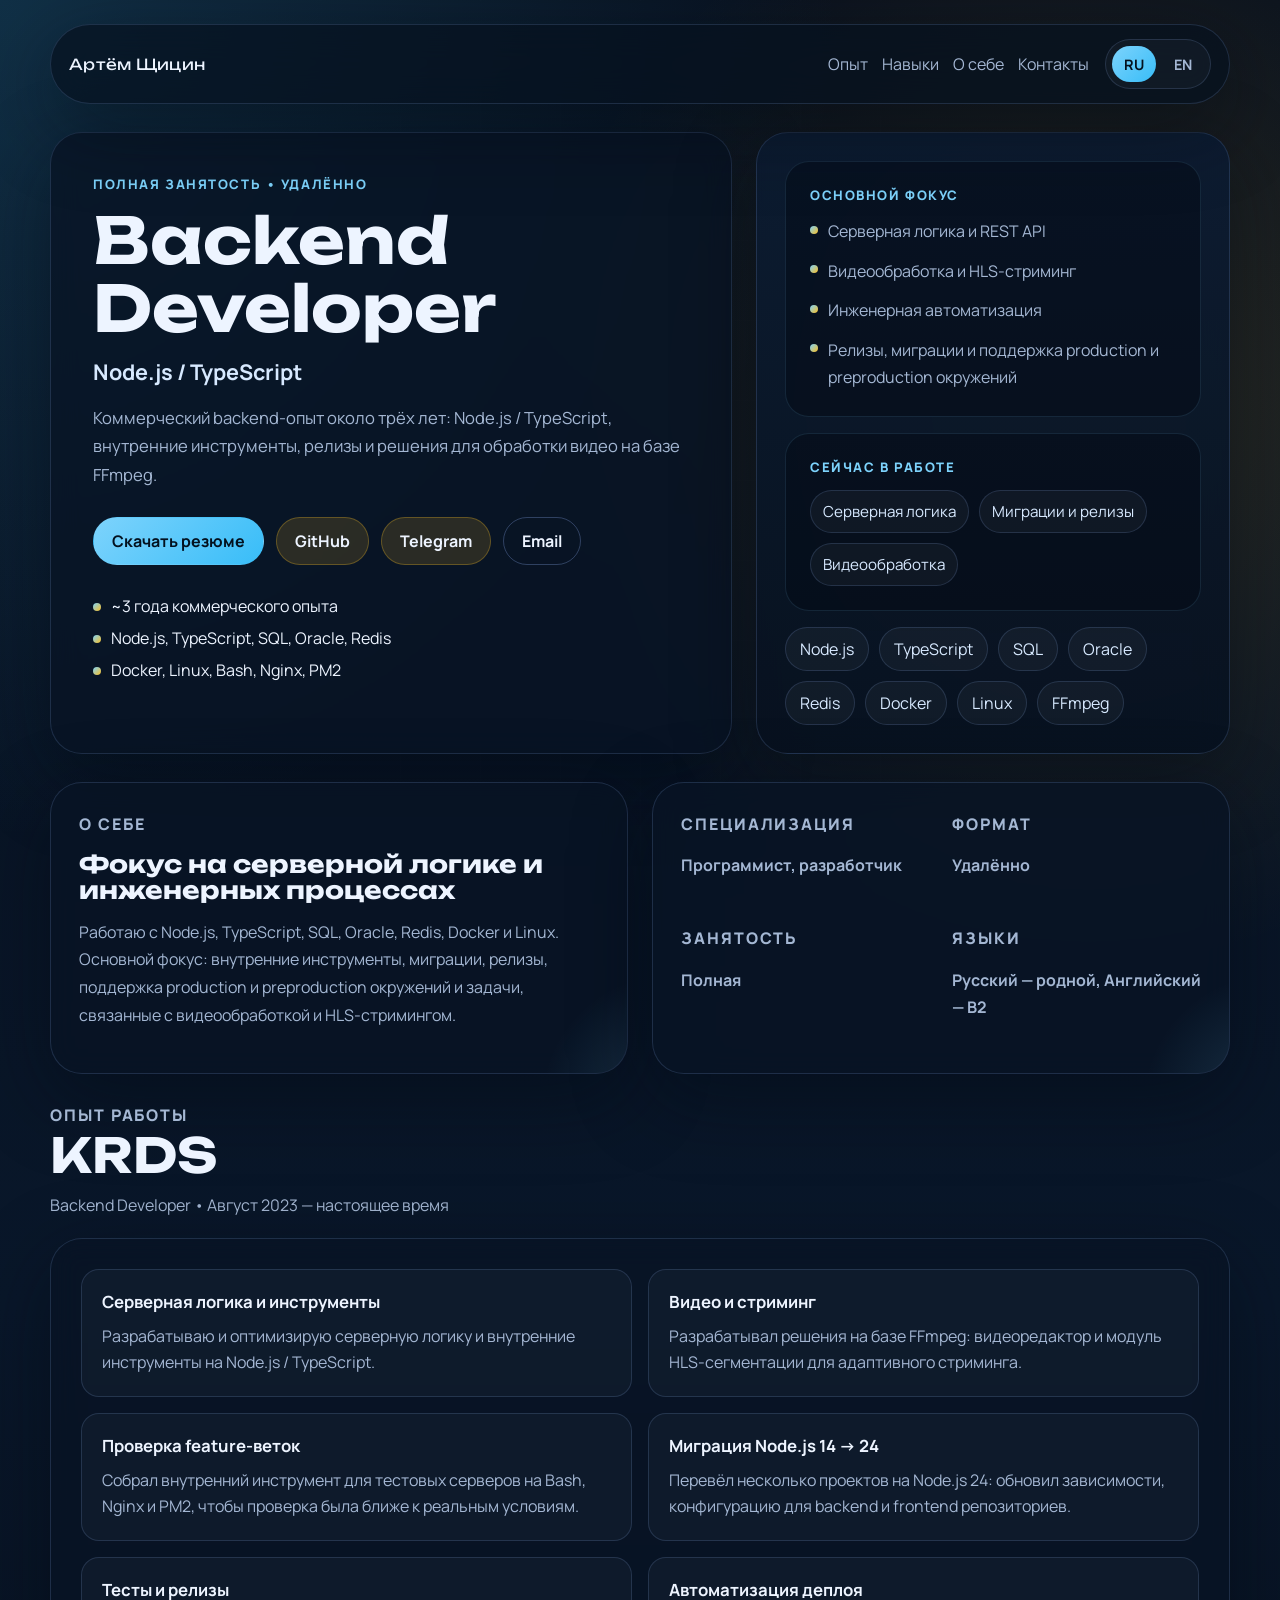
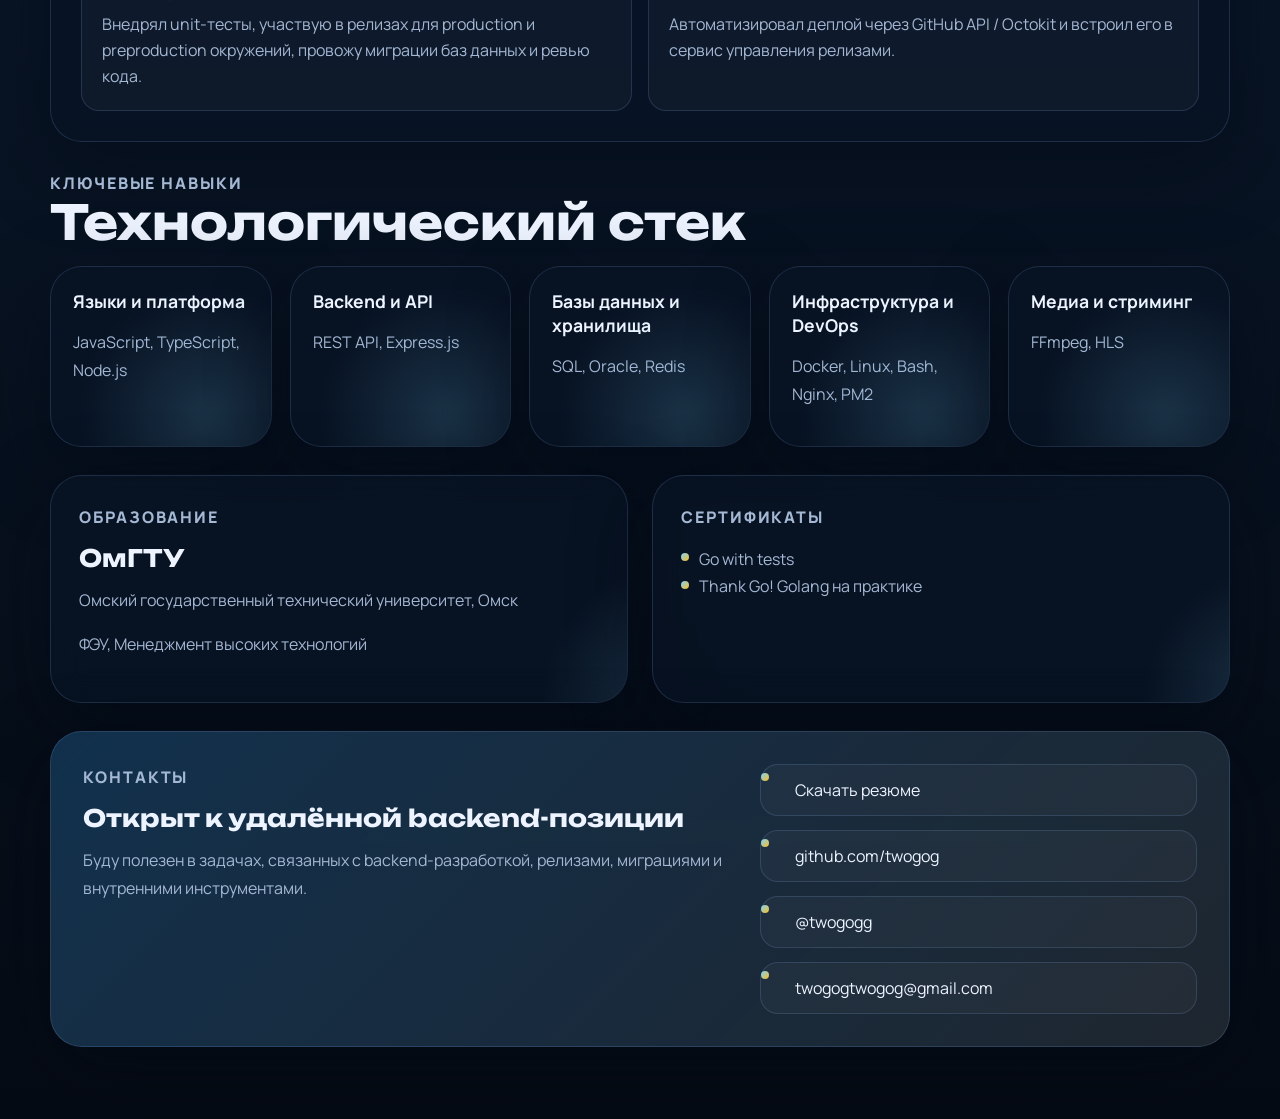
<file: index.html>
<!DOCTYPE html>
<html lang="ru">
<head>
  <meta charset="UTF-8">
  <meta name="viewport" content="width=device-width, initial-scale=1.0">
  <title>Артём Щицин | Backend Developer</title>
  <meta
    name="description"
    content="Артём Щицин — Backend Developer на Node.js / TypeScript: внутренние инструменты, релизы, видеообработка на FFmpeg и инженерная автоматизация."
  >
  <meta property="og:title" content="Артём Щицин | Backend Developer">
  <meta
    property="og:description"
    content="Backend Developer с коммерческим опытом: Node.js / TypeScript, инженерная автоматизация, релизы и решения для обработки видео."
  >
  <meta property="og:type" content="website">
  <meta name="theme-color" content="#0f172a">
  <link rel="preconnect" href="https://fonts.googleapis.com">
  <link rel="preconnect" href="https://fonts.gstatic.com" crossorigin>
  <link
    href="https://fonts.googleapis.com/css2?family=Manrope:wght@400;500;700;800&family=Unbounded:wght@500;700&display=swap"
    rel="stylesheet"
  >
  <link rel="stylesheet" href="styles.css">
</head>
<body data-lang="ru">
  <div class="page-shell">
    <header class="site-header">
      <div class="brand-block">
        <span class="brand-mark">
          <span class="lang-ru">Артём Щицин</span>
          <span class="lang-en">Artem Shchitsin</span>
        </span>
      </div>

      <div class="header-tools">
        <nav class="site-nav" aria-label="Site navigation">
          <a href="#experience">
            <span class="lang-ru">Опыт</span>
            <span class="lang-en">Experience</span>
          </a>
          <a href="#skills">
            <span class="lang-ru">Навыки</span>
            <span class="lang-en">Skills</span>
          </a>
          <a href="#about">
            <span class="lang-ru">О себе</span>
            <span class="lang-en">About</span>
          </a>
          <a href="#contacts">
            <span class="lang-ru">Контакты</span>
            <span class="lang-en">Contacts</span>
          </a>
        </nav>

        <div class="lang-switch" role="group" aria-label="Language switcher">
          <button class="lang-button is-active" type="button" data-set-lang="ru" aria-pressed="true">RU</button>
          <button class="lang-button" type="button" data-set-lang="en" aria-pressed="false">EN</button>
        </div>
      </div>
    </header>

    <main>
      <section class="hero section">
        <div class="hero-copy reveal">
          <p class="eyebrow">
            <span class="lang-ru">Полная занятость • Удалённо</span>
            <span class="lang-en">Full-time • Remote</span>
          </p>

          <h1>Backend Developer</h1>
          <p class="hero-role-line">Node.js / TypeScript</p>

          <p class="hero-summary">
            <span class="lang-ru">
              Коммерческий backend-опыт около трёх лет: Node.js / TypeScript, внутренние
              инструменты, релизы и решения для обработки видео на базе FFmpeg.
            </span>
            <span class="lang-en">
              Around three years of commercial backend experience: Node.js / TypeScript,
              internal tooling, release workflows, and FFmpeg-based video processing.
            </span>
          </p>

          <div class="hero-actions">
            <a class="button primary" data-resume-link href="resume.pdf" download="Artem-Shchitsin-Resume-RU.pdf">
              <span class="lang-ru">Скачать резюме</span>
              <span class="lang-en">Download resume</span>
            </a>
            <a class="button secondary" href="https://github.com/twogog" target="_blank" rel="noreferrer">GitHub</a>
            <a class="button secondary" href="https://t.me/twogogg" target="_blank" rel="noreferrer">Telegram</a>
            <a class="button ghost" href="mailto:twogogtwogog@gmail.com">Email</a>
          </div>

          <ul class="hero-facts" aria-label="Key facts">
            <li>
              <span class="lang-ru">~3 года коммерческого опыта</span>
              <span class="lang-en">~3 years of commercial experience</span>
            </li>
            <li>Node.js, TypeScript, SQL, Oracle, Redis</li>
            <li>Docker, Linux, Bash, Nginx, PM2</li>
          </ul>
        </div>

        <aside class="hero-panel reveal">
          <div class="signal-card">
            <p class="card-label">
              <span class="lang-ru">Основной фокус</span>
              <span class="lang-en">Primary focus</span>
            </p>
            <ul class="signal-list">
              <li>
                <span class="lang-ru">Серверная логика и REST API</span>
                <span class="lang-en">Server-side logic and REST APIs</span>
              </li>
              <li>
                <span class="lang-ru">Видеообработка и HLS-стриминг</span>
                <span class="lang-en">Video processing and HLS streaming</span>
              </li>
              <li>
                <span class="lang-ru">Инженерная автоматизация</span>
                <span class="lang-en">Engineering automation</span>
              </li>
              <li>
                <span class="lang-ru">Релизы, миграции и поддержка production и preproduction окружений</span>
                <span class="lang-en">Releases, migrations, and support for production and preproduction environments</span>
              </li>
            </ul>
          </div>

          <div class="compact-card">
            <p class="card-label">
              <span class="lang-ru">Сейчас в работе</span>
              <span class="lang-en">Current focus</span>
            </p>
            <div class="compact-points">
              <span>
                <span class="lang-ru">Серверная логика</span>
                <span class="lang-en">Server-side logic</span>
              </span>
              <span>
                <span class="lang-ru">Миграции и релизы</span>
                <span class="lang-en">Migrations and releases</span>
              </span>
              <span>
                <span class="lang-ru">Видеообработка</span>
                <span class="lang-en">Video processing</span>
              </span>
            </div>
          </div>

          <div class="stack-cloud">
            <span>Node.js</span>
            <span>TypeScript</span>
            <span>SQL</span>
            <span>Oracle</span>
            <span>Redis</span>
            <span>Docker</span>
            <span>Linux</span>
            <span>FFmpeg</span>
          </div>
        </aside>
      </section>

      <section class="section section-grid" id="about">
        <article class="panel reveal">
          <p class="section-tag">
            <span class="lang-ru">О себе</span>
            <span class="lang-en">About</span>
          </p>
          <h2>
            <span class="lang-ru">Фокус на серверной логике и инженерных процессах</span>
            <span class="lang-en">Focused on server-side logic and engineering workflows</span>
          </h2>
          <p>
            <span class="lang-ru">
              Работаю с Node.js, TypeScript, SQL, Oracle, Redis, Docker и Linux. Основной фокус:
              внутренние инструменты, миграции, релизы, поддержка production и preproduction окружений
              и задачи, связанные с видеообработкой и HLS-стримингом.
            </span>
            <span class="lang-en">
              I work with Node.js, TypeScript, SQL, Oracle, Redis, Docker, and Linux.
              My main focus is internal tooling, migrations, releases, support for production
              and preproduction environments, and tasks related to video processing and HLS streaming.
            </span>
          </p>
        </article>

        <article class="panel mini-grid reveal">
          <div>
            <p class="stat-label">
              <span class="lang-ru">Специализация</span>
              <span class="lang-en">Specialization</span>
            </p>
            <p class="stat-value">
              <span class="lang-ru">Программист, разработчик</span>
              <span class="lang-en">Software developer</span>
            </p>
          </div>
          <div>
            <p class="stat-label">
              <span class="lang-ru">Формат</span>
              <span class="lang-en">Format</span>
            </p>
            <p class="stat-value">
              <span class="lang-ru">Удалённо</span>
              <span class="lang-en">Remote</span>
            </p>
          </div>
          <div>
            <p class="stat-label">
              <span class="lang-ru">Занятость</span>
              <span class="lang-en">Employment</span>
            </p>
            <p class="stat-value">
              <span class="lang-ru">Полная</span>
              <span class="lang-en">Full-time</span>
            </p>
          </div>
          <div>
            <p class="stat-label">
              <span class="lang-ru">Языки</span>
              <span class="lang-en">Languages</span>
            </p>
            <p class="stat-value">
              <span class="lang-ru">Русский — родной, Английский — B2</span>
              <span class="lang-en">Russian — native, English — B2</span>
            </p>
          </div>
        </article>
      </section>

      <section class="section" id="experience">
        <div class="section-head reveal">
          <p class="section-tag">
            <span class="lang-ru">Опыт работы</span>
            <span class="lang-en">Experience</span>
          </p>
          <h2>KRDS</h2>
          <p>
            <span class="lang-ru">Backend Developer • Август 2023 — настоящее время</span>
            <span class="lang-en">Backend Developer • August 2023 — Present</span>
          </p>
        </div>

        <div class="timeline-card reveal">
          <div class="experience-grid">
            <article class="experience-card">
              <h3>
                <span class="lang-ru">Серверная логика и инструменты</span>
                <span class="lang-en">Server-side logic and tools</span>
              </h3>
              <p>
                <span class="lang-ru">Разрабатываю и оптимизирую серверную логику и внутренние инструменты на Node.js / TypeScript.</span>
                <span class="lang-en">I build and optimize server-side logic and internal tools in Node.js / TypeScript.</span>
              </p>
            </article>
            <article class="experience-card">
              <h3>
                <span class="lang-ru">Видео и стриминг</span>
                <span class="lang-en">Video and streaming</span>
              </h3>
              <p>
                <span class="lang-ru">Разрабатывал решения на базе FFmpeg: видеоредактор и модуль HLS-сегментации для адаптивного стриминга.</span>
                <span class="lang-en">I developed FFmpeg-based solutions, including a video editor and an HLS segmentation module for adaptive streaming.</span>
              </p>
            </article>
            <article class="experience-card">
              <h3>
                <span class="lang-ru">Проверка feature-веток</span>
                <span class="lang-en">Feature branch validation</span>
              </h3>
              <p>
                <span class="lang-ru">Собрал внутренний инструмент для тестовых серверов на Bash, Nginx и PM2, чтобы проверка была ближе к реальным условиям.</span>
                <span class="lang-en">I built an internal tool for test servers using Bash, Nginx, and PM2 so feature branch validation was closer to real conditions.</span>
              </p>
            </article>
            <article class="experience-card">
              <h3>
                <span class="lang-ru">Миграция Node.js 14 → 24</span>
                <span class="lang-en">Node.js 14 → 24 migration</span>
              </h3>
              <p>
                <span class="lang-ru">Перевёл несколько проектов на Node.js 24: обновил зависимости, конфигурацию для backend и frontend репозиториев.</span>
                <span class="lang-en">I migrated several projects to Node.js 24, updating dependencies and configuration for backend and frontend repositories.</span>
              </p>
            </article>
            <article class="experience-card">
              <h3>
                <span class="lang-ru">Тесты и релизы</span>
                <span class="lang-en">Testing and releases</span>
              </h3>
              <p>
                <span class="lang-ru">Внедрял unit-тесты, участвую в релизах для production и preproduction окружений, провожу миграции баз данных и ревью кода.</span>
                <span class="lang-en">I introduced unit tests, take part in release work for production and preproduction environments, handle database migrations, and review code.</span>
              </p>
            </article>
            <article class="experience-card">
              <h3>
                <span class="lang-ru">Автоматизация деплоя</span>
                <span class="lang-en">Deployment automation</span>
              </h3>
              <p>
                <span class="lang-ru">Автоматизировал деплой через GitHub API / Octokit и встроил его в сервис управления релизами.</span>
                <span class="lang-en">I automated deployment via the GitHub API / Octokit and integrated it into the release management service.</span>
              </p>
            </article>
          </div>
        </div>
      </section>

      <section class="section" id="skills">
        <div class="section-head reveal">
          <p class="section-tag">
            <span class="lang-ru">Ключевые навыки</span>
            <span class="lang-en">Key skills</span>
          </p>
          <h2>
            <span class="lang-ru">Технологический стек</span>
            <span class="lang-en">Technology stack</span>
          </h2>
        </div>

        <div class="skills-grid">
          <article class="skill-card reveal">
            <h3>
              <span class="lang-ru">Языки и платформа</span>
              <span class="lang-en">Languages and platform</span>
            </h3>
            <p>JavaScript, TypeScript, Node.js</p>
          </article>
          <article class="skill-card reveal">
            <h3>
              <span class="lang-ru">Backend и API</span>
              <span class="lang-en">Backend and APIs</span>
            </h3>
            <p>REST API, Express.js</p>
          </article>
          <article class="skill-card reveal">
            <h3>
              <span class="lang-ru">Базы данных и хранилища</span>
              <span class="lang-en">Databases and storage</span>
            </h3>
            <p>SQL, Oracle, Redis</p>
          </article>
          <article class="skill-card reveal">
            <h3>
              <span class="lang-ru">Инфраструктура и DevOps</span>
              <span class="lang-en">Infrastructure and DevOps</span>
            </h3>
            <p>Docker, Linux, Bash, Nginx, PM2</p>
          </article>
          <article class="skill-card reveal">
            <h3>
              <span class="lang-ru">Медиа и стриминг</span>
              <span class="lang-en">Media and streaming</span>
            </h3>
            <p>FFmpeg, HLS</p>
          </article>
        </div>
      </section>

      <section class="section section-grid">
        <article class="panel reveal">
          <p class="section-tag">
            <span class="lang-ru">Образование</span>
            <span class="lang-en">Education</span>
          </p>
          <h2>
            <span class="lang-ru">ОмГТУ</span>
            <span class="lang-en">OmSTU</span>
          </h2>
          <p>
            <span class="lang-ru">Омский государственный технический университет, Омск</span>
            <span class="lang-en">Omsk State Technical University, Omsk</span>
          </p>
          <p>
            <span class="lang-ru">ФЭУ, Менеджмент высоких технологий</span>
            <span class="lang-en">Faculty of Economics and Management, High-Tech Management</span>
          </p>
        </article>

        <article class="panel reveal">
          <p class="section-tag">
            <span class="lang-ru">Сертификаты</span>
            <span class="lang-en">Certificates</span>
          </p>
          <ul class="simple-list">
            <li>Go with tests</li>
            <li>
              <span class="lang-ru">Thank Go! Golang на практике</span>
              <span class="lang-en">Thank Go! Practical Golang</span>
            </li>
          </ul>
        </article>
      </section>

      <section class="section contact-banner reveal" id="contacts">
        <div>
          <p class="section-tag">
            <span class="lang-ru">Контакты</span>
            <span class="lang-en">Contacts</span>
          </p>
          <h2>
            <span class="lang-ru">Открыт к удалённой backend-позиции</span>
            <span class="lang-en">Open to remote backend roles</span>
          </h2>
          <p>
            <span class="lang-ru">Буду полезен в задачах, связанных с backend-разработкой, релизами, миграциями и внутренними инструментами.</span>
            <span class="lang-en">You can reach out if you need a Node.js / TypeScript backend developer with experience in releases, migrations, and internal tooling.</span>
          </p>
        </div>
        <div class="contact-links">
          <a data-resume-link href="resume.pdf" download="Artem-Shchitsin-Resume-RU.pdf">
            <span class="lang-ru">Скачать резюме</span>
            <span class="lang-en">Download resume</span>
          </a>
          <a href="https://github.com/twogog" target="_blank" rel="noreferrer">github.com/twogog</a>
          <a href="https://t.me/twogogg" target="_blank" rel="noreferrer">@twogogg</a>
          <a href="mailto:twogogtwogog@gmail.com">twogogtwogog@gmail.com</a>
        </div>
      </section>
    </main>
  </div>

  <script>
    (function () {
      const storageKey = "resume-lang";
      const pageMeta = {
        ru: {
          lang: "ru",
          title: "Артём Щицин | Backend Developer",
          description:
            "Артём Щицин — Backend Developer на Node.js / TypeScript: внутренние инструменты, релизы, видеообработка на FFmpeg и инженерная автоматизация.",
          ogTitle: "Артём Щицин | Backend Developer",
          ogDescription:
            "Backend Developer с коммерческим опытом: Node.js / TypeScript, инженерная автоматизация, релизы и решения для обработки видео.",
          resumeHref: "resume.pdf",
          resumeDownload: "Artem-Shchitsin-Resume-RU.pdf",
        },
        en: {
          lang: "en",
          title: "Artem Shchitsin | Backend Developer",
          description:
            "Artem Shchitsin is a Backend Developer focused on Node.js / TypeScript, internal tooling, release workflows, and FFmpeg-based video processing.",
          ogTitle: "Artem Shchitsin | Backend Developer",
          ogDescription:
            "Backend Developer with commercial experience in Node.js / TypeScript, engineering automation, release workflows, and video processing.",
          resumeHref: "resume-en.pdf",
          resumeDownload: "Artem-Shchitsin-Resume-EN.pdf",
        },
      };

      const body = document.body;
      const html = document.documentElement;
      const titleEl = document.querySelector("title");
      const descEl = document.querySelector('meta[name="description"]');
      const ogTitleEl = document.querySelector('meta[property="og:title"]');
      const ogDescEl = document.querySelector('meta[property="og:description"]');
      const langButtons = document.querySelectorAll("[data-set-lang]");
      const resumeLinks = document.querySelectorAll("[data-resume-link]");

      function applyLang(lang) {
        const meta = pageMeta[lang] || pageMeta.ru;
        body.dataset.lang = lang;
        html.lang = meta.lang;
        titleEl.textContent = meta.title;
        descEl.setAttribute("content", meta.description);
        ogTitleEl.setAttribute("content", meta.ogTitle);
        ogDescEl.setAttribute("content", meta.ogDescription);

        resumeLinks.forEach((link) => {
          link.setAttribute("href", meta.resumeHref);
          link.setAttribute("download", meta.resumeDownload);
        });

        langButtons.forEach((button) => {
          const isActive = button.dataset.setLang === lang;
          button.classList.toggle("is-active", isActive);
          button.setAttribute("aria-pressed", String(isActive));
        });

        try {
          localStorage.setItem(storageKey, lang);
        } catch (error) {
          // Ignore storage issues and keep the selected language for the current session.
        }
      }

      langButtons.forEach((button) => {
        button.addEventListener("click", function () {
          applyLang(button.dataset.setLang || "ru");
        });
      });

      let initialLang = "ru";

      try {
        const storedLang = localStorage.getItem(storageKey);
        if (storedLang === "ru" || storedLang === "en") {
          initialLang = storedLang;
        }
      } catch (error) {
        initialLang = "ru";
      }

      applyLang(initialLang);
    })();
  </script>
</body>
</html>
</file>
<file: styles.css>
:root {
  --bg: #06111f;
  --bg-soft: rgba(10, 23, 42, 0.72);
  --panel: rgba(8, 20, 37, 0.78);
  --panel-strong: rgba(12, 28, 51, 0.92);
  --line: rgba(150, 184, 255, 0.16);
  --line-strong: rgba(150, 184, 255, 0.28);
  --text: #edf4ff;
  --muted: #a4b7d3;
  --accent: #7dd3fc;
  --accent-strong: #38bdf8;
  --accent-warm: #fbbf24;
  --shadow: 0 24px 80px rgba(3, 9, 18, 0.45);
  --radius-xl: 32px;
  --radius-lg: 24px;
  --radius-md: 18px;
  --content-width: min(1180px, calc(100vw - 32px));
}

* {
  box-sizing: border-box;
}

html {
  scroll-behavior: smooth;
}

body {
  margin: 0;
  min-height: 100vh;
  color: var(--text);
  font-family: "Manrope", sans-serif;
  background:
    radial-gradient(circle at top left, rgba(56, 189, 248, 0.18), transparent 28%),
    radial-gradient(circle at 85% 15%, rgba(251, 191, 36, 0.14), transparent 22%),
    linear-gradient(180deg, #08111f 0%, #09172a 48%, #050b14 100%);
}

body::before {
  content: "";
  position: fixed;
  inset: 0;
  pointer-events: none;
  background:
    linear-gradient(rgba(255, 255, 255, 0.03) 1px, transparent 1px),
    linear-gradient(90deg, rgba(255, 255, 255, 0.03) 1px, transparent 1px);
  background-size: 80px 80px;
  mask-image: radial-gradient(circle at center, black 44%, transparent 90%);
  opacity: 0.3;
}

.lang-en {
  display: none;
}

body[data-lang="en"] .lang-ru {
  display: none !important;
}

body[data-lang="en"] .lang-en {
  display: inline !important;
}

body[data-lang="ru"] .lang-en {
  display: none !important;
}

a {
  color: inherit;
  text-decoration: none;
}

.page-shell {
  width: var(--content-width);
  margin: 0 auto;
  padding: 24px 0 72px;
  position: relative;
}

.site-header {
  position: sticky;
  top: 16px;
  z-index: 10;
  display: flex;
  align-items: center;
  justify-content: space-between;
  gap: 20px;
  padding: 14px 18px;
  margin-bottom: 28px;
  border: 1px solid var(--line);
  border-radius: 999px;
  background: rgba(6, 17, 31, 0.72);
  backdrop-filter: blur(18px);
  box-shadow: var(--shadow);
}

.header-tools {
  display: flex;
  align-items: center;
  gap: 16px;
  margin-left: auto;
}

.brand-block {
  display: flex;
  align-items: center;
  gap: 14px;
  min-width: 0;
}

.brand-mark {
  font-family: "Unbounded", sans-serif;
  font-size: 0.95rem;
  letter-spacing: 0.02em;
}

.brand-role {
  color: var(--muted);
  font-size: 0.95rem;
}

.site-nav {
  display: flex;
  flex-wrap: wrap;
  justify-content: flex-end;
  gap: 14px;
}

.site-nav a {
  color: var(--muted);
  transition: color 180ms ease, transform 180ms ease;
}

.site-nav a:hover,
.site-nav a:focus-visible {
  color: var(--text);
  transform: translateY(-1px);
}

.lang-switch {
  display: inline-flex;
  align-items: center;
  gap: 6px;
  padding: 6px;
  border: 1px solid var(--line);
  border-radius: 999px;
  background: rgba(255, 255, 255, 0.03);
}

.lang-button {
  min-height: 36px;
  padding: 0 12px;
  border: 0;
  border-radius: 999px;
  background: transparent;
  color: var(--muted);
  font: inherit;
  font-size: 0.9rem;
  font-weight: 700;
  cursor: pointer;
  transition: background 180ms ease, color 180ms ease, transform 180ms ease;
}

.lang-button:hover,
.lang-button:focus-visible {
  color: var(--text);
  transform: translateY(-1px);
}

.lang-button.is-active {
  color: #03111f;
  background: linear-gradient(135deg, var(--accent) 0%, var(--accent-strong) 100%);
}

.section {
  margin-top: 28px;
}

.hero {
  display: grid;
  grid-template-columns: minmax(0, 1.18fr) minmax(320px, 0.82fr);
  gap: 24px;
  align-items: stretch;
}

.hero-copy,
.hero-panel,
.panel,
.timeline-card,
.contact-banner,
.skill-card {
  position: relative;
  overflow: hidden;
  border: 1px solid var(--line);
  border-radius: var(--radius-xl);
  background: var(--panel);
  box-shadow: var(--shadow);
  backdrop-filter: blur(14px);
}

.hero-copy {
  padding: 42px;
}

.hero-copy::after,
.hero-panel::after,
.panel::after,
.timeline-card::after,
.skill-card::after,
.contact-banner::after {
  content: "";
  position: absolute;
  inset: auto -30% -55% auto;
  width: 260px;
  height: 260px;
  border-radius: 50%;
  background: radial-gradient(circle, rgba(125, 211, 252, 0.16), transparent 70%);
  pointer-events: none;
}

.eyebrow,
.section-tag,
.card-label,
.stat-label {
  margin: 0 0 14px;
  color: var(--accent);
  font-size: 0.82rem;
  font-weight: 800;
  letter-spacing: 0.12em;
  text-transform: uppercase;
}

.hero h1,
.section-head h2,
.panel h2,
.contact-banner h2 {
  margin: 0;
  font-family: "Unbounded", sans-serif;
  line-height: 1.06;
}

.hero h1 {
  font-size: clamp(2.6rem, 5vw, 4rem);
  max-width: none;
}

.hero-role-line {
  margin: 14px 0 0;
  color: #d7e9ff;
  font-size: clamp(1.05rem, 2vw, 1.35rem);
  font-weight: 700;
}

.hero-summary,
.panel p,
.section-head p,
.contact-banner p,
.skill-card p,
.simple-list,
.signal-list {
  color: var(--muted);
  line-height: 1.72;
  font-size: 1rem;
}

.hero-summary {
  max-width: 60ch;
  margin: 18px 0 0;
  font-size: 1.04rem;
}

.hero-actions {
  display: flex;
  flex-wrap: wrap;
  gap: 12px;
  margin-top: 28px;
}

.button {
  display: inline-flex;
  align-items: center;
  justify-content: center;
  min-height: 48px;
  padding: 0 18px;
  border-radius: 999px;
  border: 1px solid transparent;
  font-weight: 700;
  transition: transform 180ms ease, border-color 180ms ease, background 180ms ease;
}

.button:hover,
.button:focus-visible {
  transform: translateY(-2px);
}

.button.primary {
  background: linear-gradient(135deg, var(--accent) 0%, var(--accent-strong) 100%);
  color: #03111f;
}

.button.secondary {
  background: rgba(251, 191, 36, 0.14);
  border-color: rgba(251, 191, 36, 0.28);
}

.button.ghost {
  border-color: var(--line-strong);
}

.hero-facts,
.signal-list,
.simple-list {
  padding: 0;
  margin: 0;
  list-style: none;
}

.hero-facts {
  display: grid;
  gap: 10px;
  margin-top: 30px;
}

.hero-facts li,
.signal-list li,
.simple-list li,
.contact-links a {
  position: relative;
  padding-left: 18px;
}

.hero-facts li::before,
.signal-list li::before,
.simple-list li::before,
.contact-links a::before {
  content: "";
  position: absolute;
  left: 0;
  top: 0.72em;
  width: 8px;
  height: 8px;
  border-radius: 50%;
  background: linear-gradient(135deg, var(--accent) 0%, var(--accent-warm) 100%);
  transform: translateY(-50%);
}

.hero-panel {
  display: flex;
  flex-direction: column;
  justify-content: flex-start;
  gap: 16px;
  padding: 28px;
  background:
    linear-gradient(180deg, rgba(12, 28, 51, 0.92), rgba(7, 17, 31, 0.92));
}

.signal-card,
.compact-card {
  padding: 24px;
  border-radius: var(--radius-lg);
  background: rgba(4, 11, 22, 0.52);
  border: 1px solid rgba(125, 211, 252, 0.12);
}

.signal-list {
  display: grid;
  gap: 12px;
}

.compact-points {
  display: flex;
  flex-wrap: wrap;
  gap: 10px;
}

.compact-points > span {
  padding: 10px 12px;
  border-radius: 999px;
  border: 1px solid var(--line);
  background: rgba(255, 255, 255, 0.04);
  color: #d7e9ff;
  font-size: 0.95rem;
}

.stack-cloud {
  display: flex;
  flex-wrap: wrap;
  gap: 10px;
}

.stack-cloud span {
  padding: 10px 14px;
  border: 1px solid var(--line);
  border-radius: 999px;
  color: #d7e9ff;
  background: rgba(255, 255, 255, 0.04);
}

.section-grid {
  display: grid;
  grid-template-columns: repeat(2, minmax(0, 1fr));
  gap: 24px;
}

.panel {
  padding: 28px;
}

.mini-grid {
  display: grid;
  grid-template-columns: repeat(2, minmax(0, 1fr));
  gap: 22px;
}

.stat-value {
  margin: 0;
  font-size: 1.06rem;
  font-weight: 700;
}

.section-head {
  margin-bottom: 18px;
}

.section-head h2 {
  font-size: clamp(2rem, 4vw, 3rem);
}

.section-head p {
  margin: 12px 0 0;
}

.timeline-card {
  padding: 30px;
}

.experience-grid {
  display: grid;
  grid-template-columns: repeat(2, minmax(0, 1fr));
  gap: 16px;
}

.experience-card {
  padding: 20px;
  border-radius: var(--radius-md);
  border: 1px solid var(--line);
  background: rgba(255, 255, 255, 0.03);
}

.experience-card h3 {
  margin: 0 0 10px;
  font-size: 1.05rem;
}

.experience-card p {
  margin: 0;
  color: var(--muted);
  line-height: 1.65;
}

.skills-grid {
  display: grid;
  grid-template-columns: repeat(5, minmax(0, 1fr));
  gap: 18px;
}

.skill-card {
  padding: 22px;
  min-height: 170px;
}

.skill-card h3 {
  margin: 0 0 12px;
  font-size: 1.1rem;
}

.contact-banner {
  display: grid;
  grid-template-columns: minmax(0, 1.2fr) minmax(280px, 0.8fr);
  gap: 22px;
  padding: 32px;
  background:
    linear-gradient(135deg, rgba(56, 189, 248, 0.14), rgba(251, 191, 36, 0.08)),
    var(--panel-strong);
}

.contact-links {
  display: grid;
  align-content: center;
  gap: 14px;
}

.contact-links a {
  padding: 14px 16px 14px 34px;
  border-radius: var(--radius-md);
  border: 1px solid var(--line);
  background: rgba(255, 255, 255, 0.03);
  transition: transform 180ms ease, border-color 180ms ease;
}

.contact-links a:hover,
.contact-links a:focus-visible {
  transform: translateY(-2px);
  border-color: var(--line-strong);
}

.reveal {
  opacity: 0;
  transform: translateY(24px);
  animation: fade-up 700ms ease forwards;
}

.hero-panel.reveal {
  animation-delay: 120ms;
}

.panel.reveal:nth-of-type(2),
.timeline-card.reveal,
.skill-card.reveal:nth-child(2),
.contact-banner.reveal {
  animation-delay: 160ms;
}

.skill-card.reveal:nth-child(3) {
  animation-delay: 220ms;
}

.skill-card.reveal:nth-child(4) {
  animation-delay: 280ms;
}

.skill-card.reveal:nth-child(5) {
  animation-delay: 340ms;
}

@keyframes fade-up {
  to {
    opacity: 1;
    transform: translateY(0);
  }
}

@media (max-width: 1100px) {
  .hero,
  .section-grid,
  .contact-banner {
    grid-template-columns: 1fr;
  }

  .skills-grid {
    grid-template-columns: repeat(2, minmax(0, 1fr));
  }

  .experience-grid {
    grid-template-columns: 1fr;
  }
}

@media (max-width: 760px) {
  .page-shell {
    width: min(100vw - 20px, 100%);
    padding-top: 14px;
  }

  .site-header {
    position: static;
    padding: 16px;
    border-radius: 28px;
  }

  .header-tools,
  .brand-block,
  .site-header,
  .site-nav {
    flex-direction: column;
    align-items: flex-start;
  }

  .header-tools {
    width: 100%;
    margin-left: 0;
  }

  .hero-copy,
  .hero-panel,
  .panel,
  .timeline-card,
  .contact-banner {
    padding: 22px;
    border-radius: 26px;
  }

  .mini-grid,
  .experience-grid,
  .skills-grid {
    grid-template-columns: 1fr;
  }

  .hero h1 {
    max-width: none;
  }

  .hero-role-line {
    font-size: 1rem;
  }
}

@media (prefers-reduced-motion: reduce) {
  html {
    scroll-behavior: auto;
  }

  *,
  *::before,
  *::after {
    animation: none !important;
    transition: none !important;
  }

  .reveal {
    opacity: 1;
    transform: none;
  }
}
</file>
